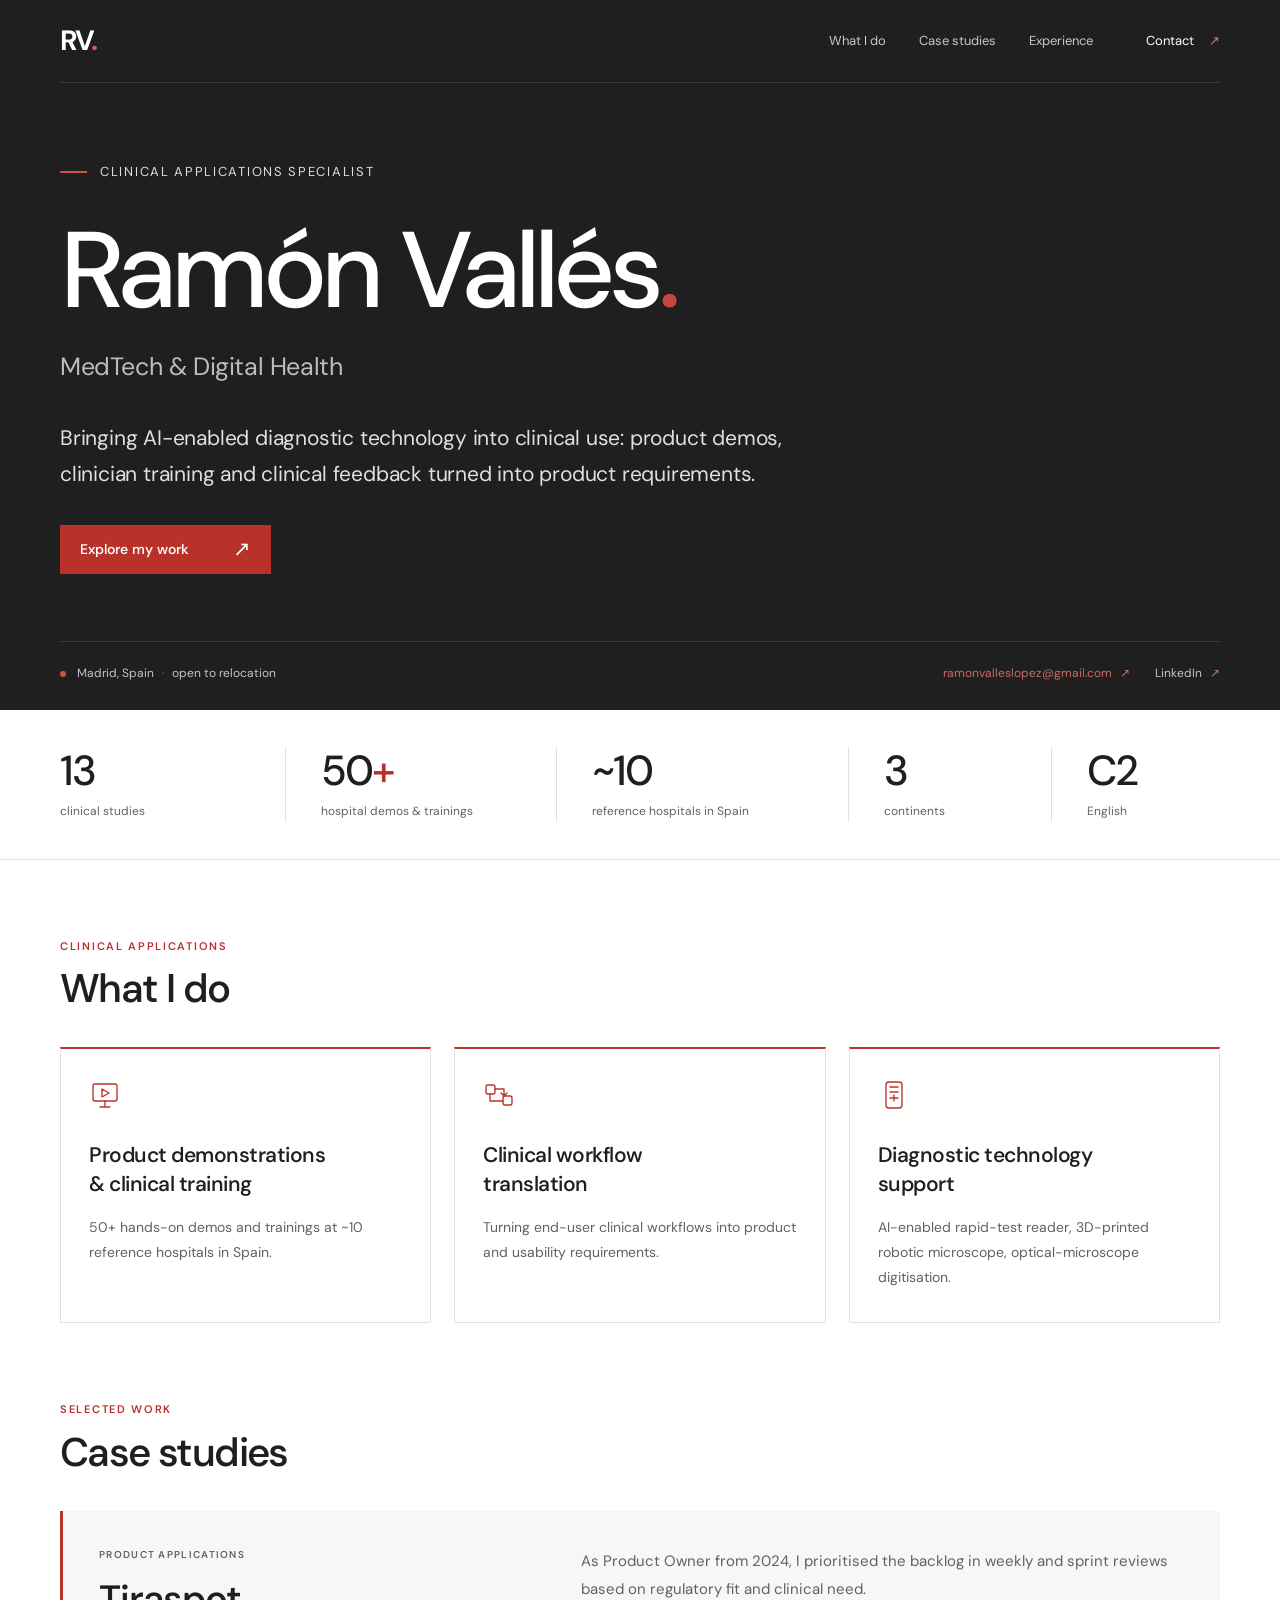
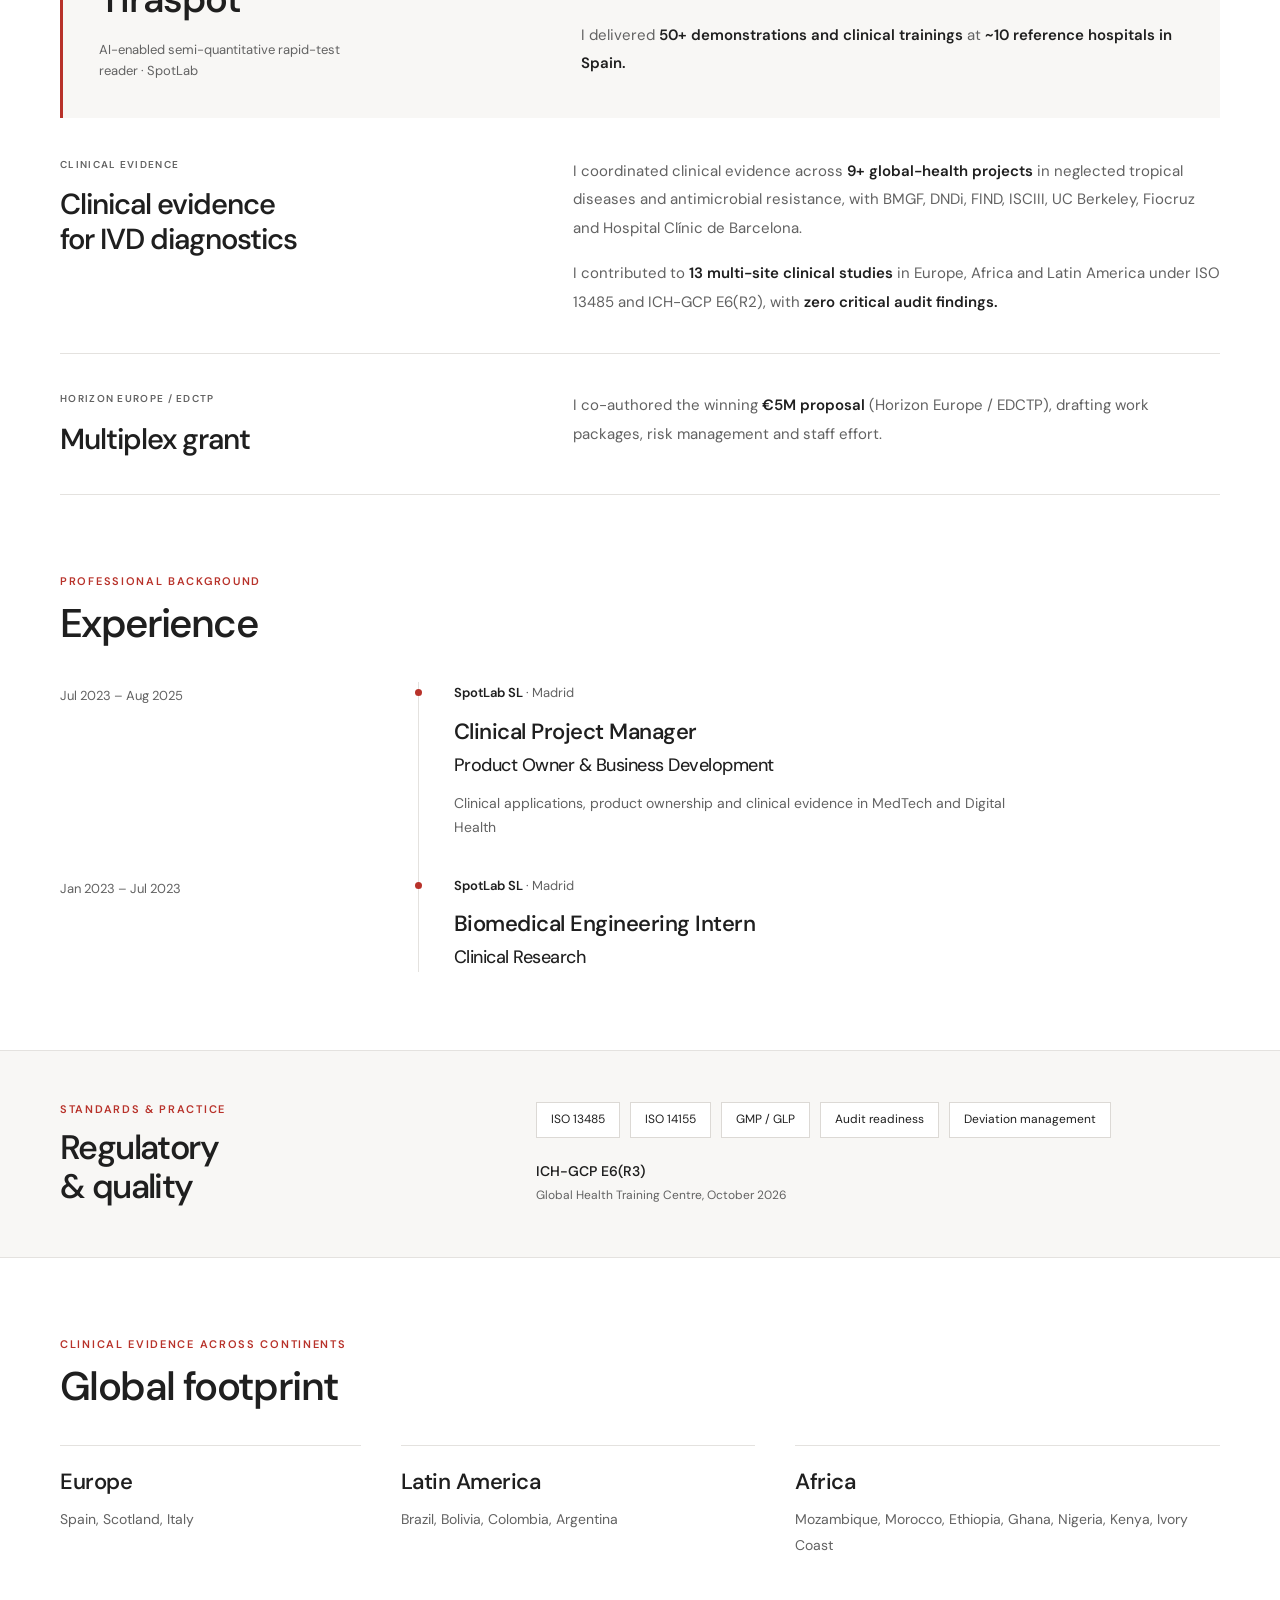
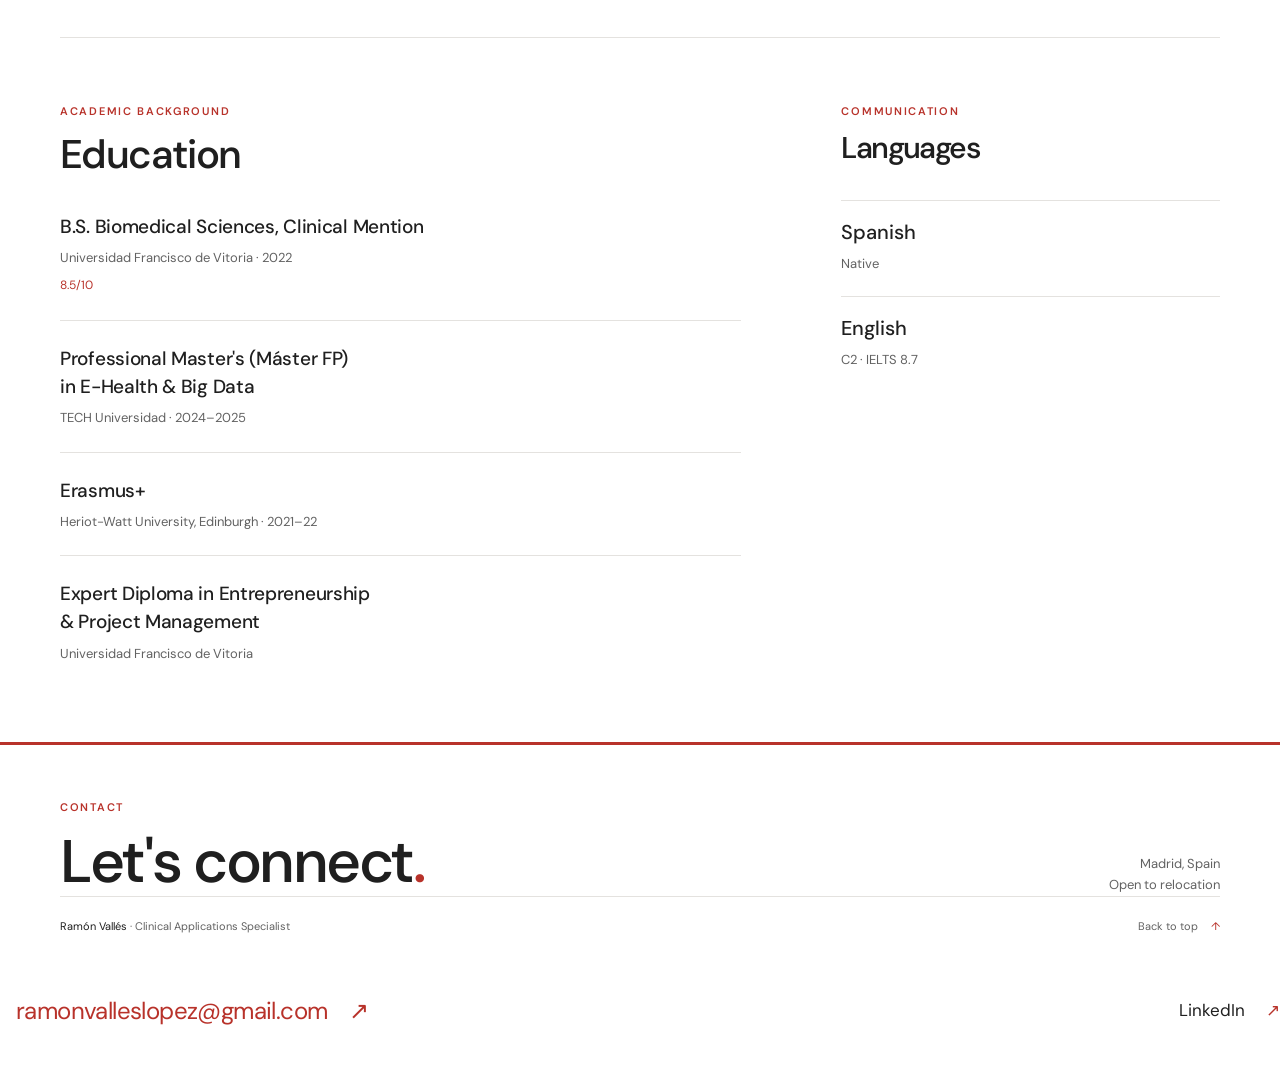
<file: index.html>
<!doctype html>
<html lang="en">
<head>
  <meta charset="utf-8">
  <meta name="viewport" content="width=device-width, initial-scale=1">
  <meta name="theme-color" content="#1f1f1f">
  <title>Ramón Vallés | Clinical Applications Specialist</title>
  <meta name="description" content="Ramón Vallés — Clinical Applications Specialist in MedTech & Digital Health. Product demos, clinician training and clinical workflow translation.">
  <meta name="keywords" content="Ramón Vallés, Clinical Applications Specialist, MedTech, Digital Health, clinical training, IVD diagnostics">
  <meta property="og:type" content="website">
  <meta property="og:title" content="Ramón Vallés — Clinical Applications Specialist">
  <meta property="og:description" content="Bringing AI-enabled diagnostic technology into clinical use: product demos, clinician training and clinical feedback turned into product requirements.">
  <meta property="og:site_name" content="Ramón Vallés">
  <meta name="twitter:card" content="summary">
  <meta name="twitter:title" content="Ramón Vallés — Clinical Applications Specialist">
  <meta name="twitter:description" content="MedTech & Digital Health. Product demos, clinician training and clinical workflow translation.">
  <link rel="icon" type="image/svg+xml" href="/favicon.svg">
  <link rel="stylesheet" href="/styles.css">
  <script src="/site.js" defer></script>
</head>
<body>
  <a class="skip-link" href="#main">Skip to content</a>
  <header class="hero" id="top">
    <div class="container">
      <nav class="navigation" aria-label="Main navigation">
        <a class="wordmark" href="#top" aria-label="Ramón Vallés — back to top">RV<span class="wordmark-dot">.</span></a>
        <div class="nav-links">
          <a href="#work">What I do</a>
          <a href="#case-studies">Case studies</a>
          <a href="#experience">Experience</a>
          <a class="nav-contact" href="#contact">Contact <span aria-hidden="true">↗</span></a>
        </div>
      </nav>
      <div class="hero-main">
        <p class="eyebrow"><span class="red-line" aria-hidden="true"></span> Clinical Applications Specialist</p>
        <h1>Ramón Vallés<span class="name-dot" aria-hidden="true">.</span></h1>
        <p class="hero-field">MedTech &amp; Digital Health</p>
        <p class="hero-tagline">Bringing AI-enabled diagnostic technology into clinical use: product demos, clinician training and clinical feedback turned into product requirements.</p>
        <a class="primary-button" href="#case-studies">Explore my work <span aria-hidden="true">↗</span></a>
      </div>
      <div class="hero-bottom">
        <p class="location"><span class="status-dot" aria-hidden="true"></span> Madrid, Spain <span class="separator">·</span> <span>open to relocation</span></p>
        <div class="hero-contact">
          <a href="#contact" data-email-user="ramonvalleslopez" data-email-domain="moc.liamg"><span class="email-address">ramonvalleslopez [at] gmail [dot] com</span> <span aria-hidden="true">↗</span></a>
          <a href="https://www.linkedin.com/in/ramon-valles-lopez-4b586a222" target="_blank" rel="noopener noreferrer">LinkedIn <span aria-hidden="true">↗</span></a>
        </div>
      </div>
    </div>
  </header>

  <main id="main">
    <section class="metrics-section" aria-label="Key numbers">
      <div class="container metrics">
        <div class="metric"><strong>13</strong><span>clinical studies</span></div>
        <div class="metric"><strong>50<span class="metric-plus">+</span></strong><span>hospital demos &amp; trainings</span></div>
        <div class="metric"><strong>~10</strong><span>reference hospitals in Spain</span></div>
        <div class="metric"><strong>3</strong><span>continents</span></div>
        <div class="metric"><strong>C2</strong><span>English</span></div>
      </div>
    </section>

    <section class="section container" id="work" aria-labelledby="work-title">
      <div class="section-heading"><p class="section-kicker">Clinical applications</p><h2 id="work-title">What I do</h2></div>
      <div class="work-cards">
        <article class="work-card">
          <span class="card-symbol" aria-hidden="true"><svg viewBox="0 0 32 32" fill="none"><rect x="4" y="5" width="24" height="17" rx="2"/><path d="M11 28h10M16 22v6M13 10l7 4-7 4v-8Z"/></svg></span>
          <h3>Product demonstrations<br>&amp; clinical training</h3>
          <p>50+ hands-on demos and trainings at ~10 reference hospitals in Spain.</p>
        </article>
        <article class="work-card">
          <span class="card-symbol" aria-hidden="true"><svg viewBox="0 0 32 32" fill="none"><rect x="3" y="6" width="9" height="9" rx="2"/><rect x="20" y="17" width="9" height="9" rx="2"/><path d="M12 10h9v7M18 14l3 3 3-3M7 15v7h13"/></svg></span>
          <h3>Clinical workflow<br>translation</h3>
          <p>Turning end-user clinical workflows into product and usability requirements.</p>
        </article>
        <article class="work-card">
          <span class="card-symbol" aria-hidden="true"><svg viewBox="0 0 32 32" fill="none"><rect x="8" y="3" width="16" height="26" rx="3"/><path d="M12 8h8M12 13h8M12 19h8M16 16v6"/></svg></span>
          <h3>Diagnostic technology<br>support</h3>
          <p>AI-enabled rapid-test reader, 3D-printed robotic microscope, optical-microscope digitisation.</p>
        </article>
      </div>
    </section>

    <section class="section container case-section" id="case-studies" aria-labelledby="cases-title">
      <div class="section-heading"><p class="section-kicker">Selected work</p><h2 id="cases-title">Case studies</h2></div>
      <article class="case-study featured-case">
        <div class="case-title"><span class="case-label">Product applications</span><h3>Tiraspot</h3><p class="case-subtitle">AI-enabled semi-quantitative rapid-test reader · SpotLab</p></div>
        <div class="case-body"><p>As Product Owner from 2024, I prioritised the backlog in weekly and sprint reviews based on regulatory fit and clinical need.</p><p>I delivered <strong>50+ demonstrations and clinical trainings</strong> at <strong>~10 reference hospitals in Spain.</strong></p></div>
      </article>
      <article class="case-study">
        <div class="case-title"><span class="case-label">Clinical evidence</span><h3>Clinical evidence<br>for IVD diagnostics</h3></div>
        <div class="case-body"><p>I coordinated clinical evidence across <strong>9+ global-health projects</strong> in neglected tropical diseases and antimicrobial resistance, with BMGF, DNDi, FIND, ISCIII, UC Berkeley, Fiocruz and Hospital Clínic de Barcelona.</p><p>I contributed to <strong>13 multi-site clinical studies</strong> in Europe, Africa and Latin America under ISO 13485 and ICH-GCP E6(R2), with <strong>zero critical audit findings.</strong></p></div>
      </article>
      <article class="case-study">
        <div class="case-title"><span class="case-label">Horizon Europe / EDCTP</span><h3>Multiplex grant</h3></div>
        <div class="case-body"><p>I co-authored the winning <strong>€5M proposal</strong> (Horizon Europe / EDCTP), drafting work packages, risk management and staff effort.</p></div>
      </article>
    </section>

    <section class="section container" id="experience" aria-labelledby="experience-title">
      <div class="section-heading"><p class="section-kicker">Professional background</p><h2 id="experience-title">Experience</h2></div>
      <div class="timeline">
        <article class="timeline-item">
          <div class="timeline-date">Jul 2023 – Aug 2025</div>
          <div class="timeline-content"><p class="company">SpotLab SL <span>· Madrid</span></p><h3>Clinical Project Manager<br><span>Product Owner &amp; Business Development</span></h3><p class="experience-subtitle">Clinical applications, product ownership and clinical evidence in MedTech and Digital Health</p></div>
        </article>
        <article class="timeline-item">
          <div class="timeline-date">Jan 2023 – Jul 2023</div>
          <div class="timeline-content"><p class="company">SpotLab SL <span>· Madrid</span></p><h3>Biomedical Engineering Intern<br><span>Clinical Research</span></h3></div>
        </article>
      </div>
    </section>

    <section class="quality-section" aria-labelledby="quality-title">
      <div class="container quality-layout">
        <div><p class="section-kicker">Standards &amp; practice</p><h2 id="quality-title">Regulatory<br>&amp; quality</h2></div>
        <div class="quality-content">
          <div class="quality-tags"><span>ISO 13485</span><span>ISO 14155</span><span>GMP / GLP</span><span>Audit readiness</span><span>Deviation management</span></div>
          <p class="gcp"><strong>ICH-GCP E6(R3)</strong><span>Global Health Training Centre, October 2026</span></p>
        </div>
      </div>
    </section>

    <section class="section container" id="footprint" aria-labelledby="footprint-title">
      <div class="section-heading"><p class="section-kicker">Clinical evidence across continents</p><h2 id="footprint-title">Global footprint</h2></div>
      <div class="regions">
        <article class="region"><h3>Europe</h3><p>Spain, Scotland, Italy</p></article>
        <article class="region"><h3>Latin America</h3><p>Brazil, Bolivia, Colombia, Argentina</p></article>
        <article class="region"><h3>Africa</h3><p>Mozambique, Morocco, Ethiopia, Ghana, Nigeria, Kenya, Ivory Coast</p></article>
      </div>
    </section>

    <section class="section container education-section" id="education" aria-labelledby="education-title">
      <div class="education-layout">
        <div>
          <div class="section-heading"><p class="section-kicker">Academic background</p><h2 id="education-title">Education</h2></div>
          <div class="education-list">
            <article><h3>B.S. Biomedical Sciences, Clinical Mention</h3><p>Universidad Francisco de Vitoria · 2022</p><span class="education-detail">8.5/10</span></article>
            <article><h3>Professional Master's (Máster FP)<br>in E-Health &amp; Big Data</h3><p>TECH Universidad · 2024–2025</p></article>
            <article><h3>Erasmus+</h3><p>Heriot-Watt University, Edinburgh · 2021–22</p></article>
            <article><h3>Expert Diploma in Entrepreneurship<br>&amp; Project Management</h3><p>Universidad Francisco de Vitoria</p></article>
          </div>
        </div>
        <aside class="languages" aria-labelledby="languages-title">
          <p class="section-kicker">Communication</p><h2 id="languages-title">Languages</h2>
          <div class="language"><h3>Spanish</h3><span>Native</span></div>
          <div class="language"><h3>English</h3><span>C2 · IELTS 8.7</span></div>
        </aside>
      </div>
    </section>
  </main>

  <footer id="contact" class="contact-section">
    <div class="container">
      <div class="contact-heading"><div><p class="section-kicker">Contact</p><h2>Let's connect<span aria-hidden="true">.</span></h2></div><p>Madrid, Spain<br>Open to relocation</p></div>
      <div class="footer-bottom"><p>Ramón Vallés <span>· Clinical Applications Specialist</span></p><a href="#top">Back to top <span aria-hidden="true">↑</span></a></div>
    </div>
  </footer>
</body>
</html>
      <div class="contact-links"><a class="email-link" href="#contact" data-email-user="ramonvalleslopez" data-email-domain="moc.liamg"><span class="email-address">ramonvalleslopez [at] gmail [dot] com</span> <span aria-hidden="true">↗</span></a><a class="linkedin-link" href="https://www.linkedin.com/in/ramon-valles-lopez-4b586a222" target="_blank" rel="noopener noreferrer">LinkedIn <span aria-hidden="true">↗</span></a></div>
</file>
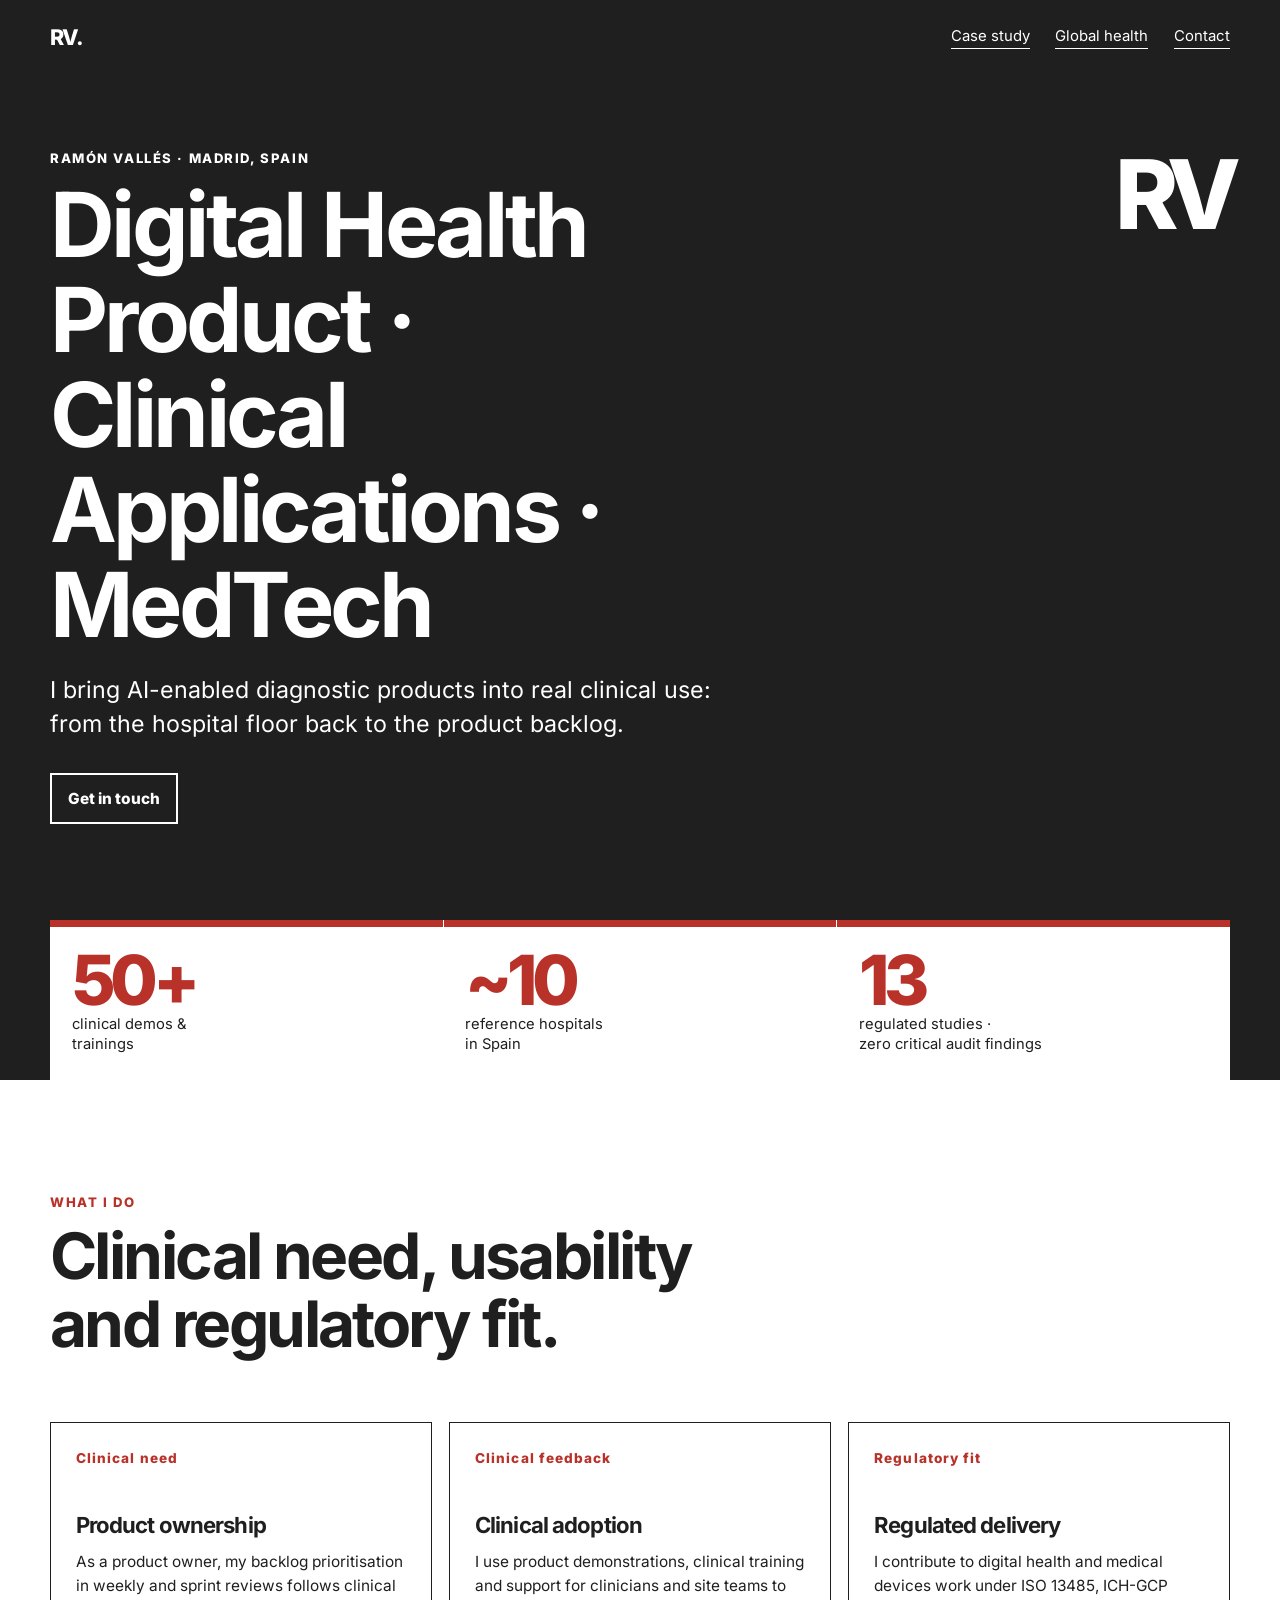
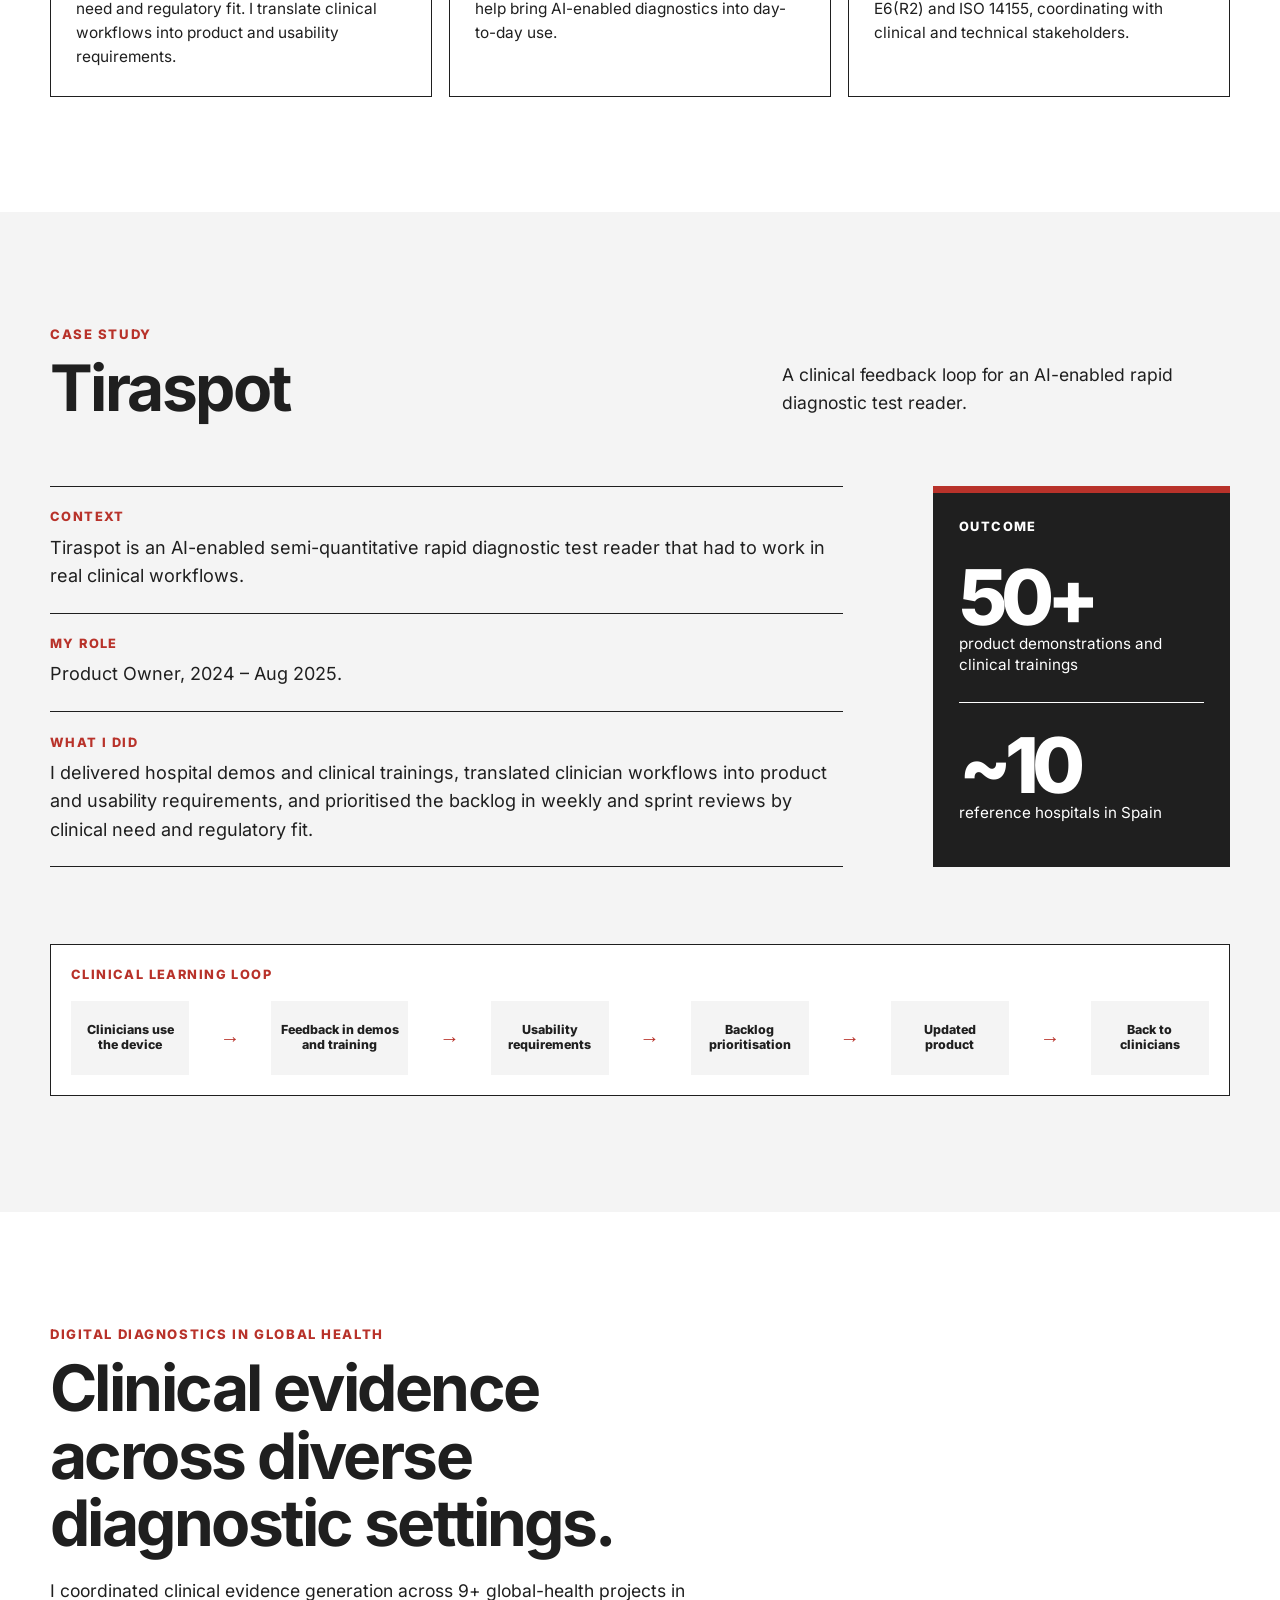
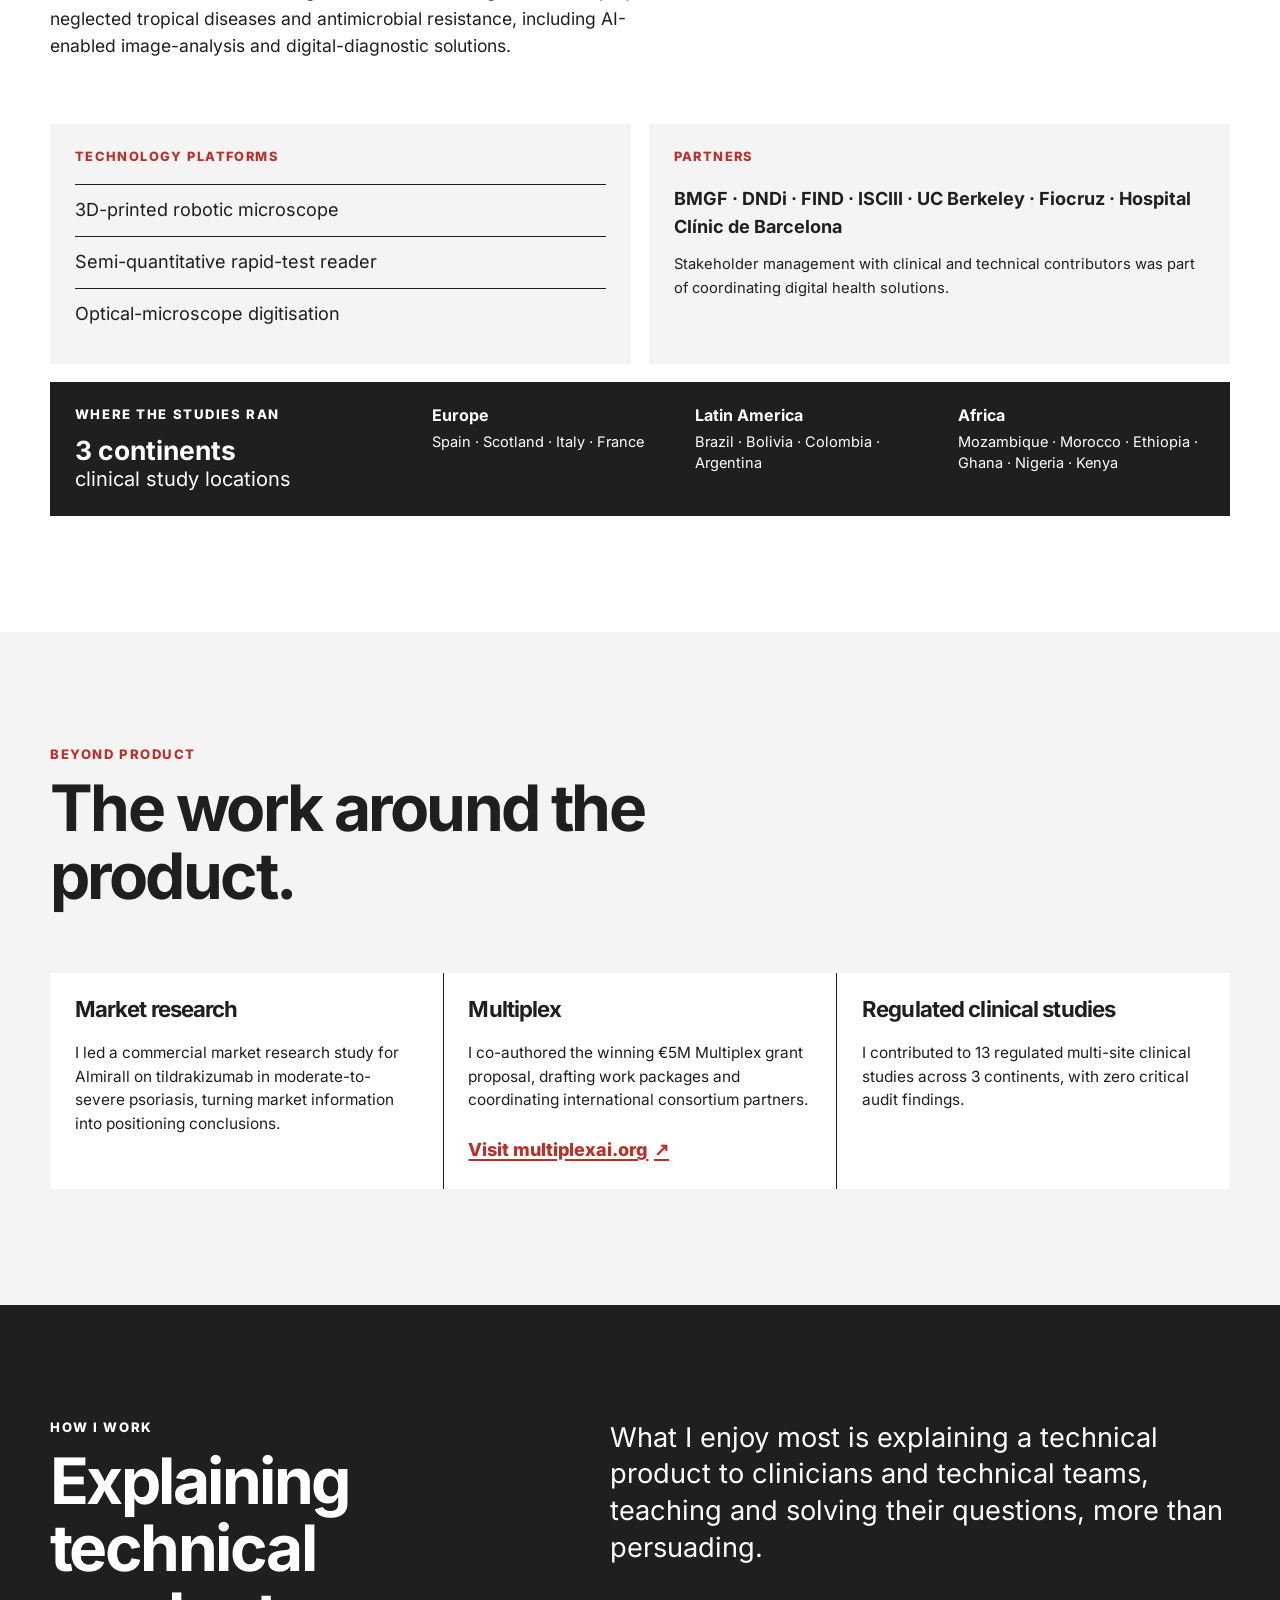
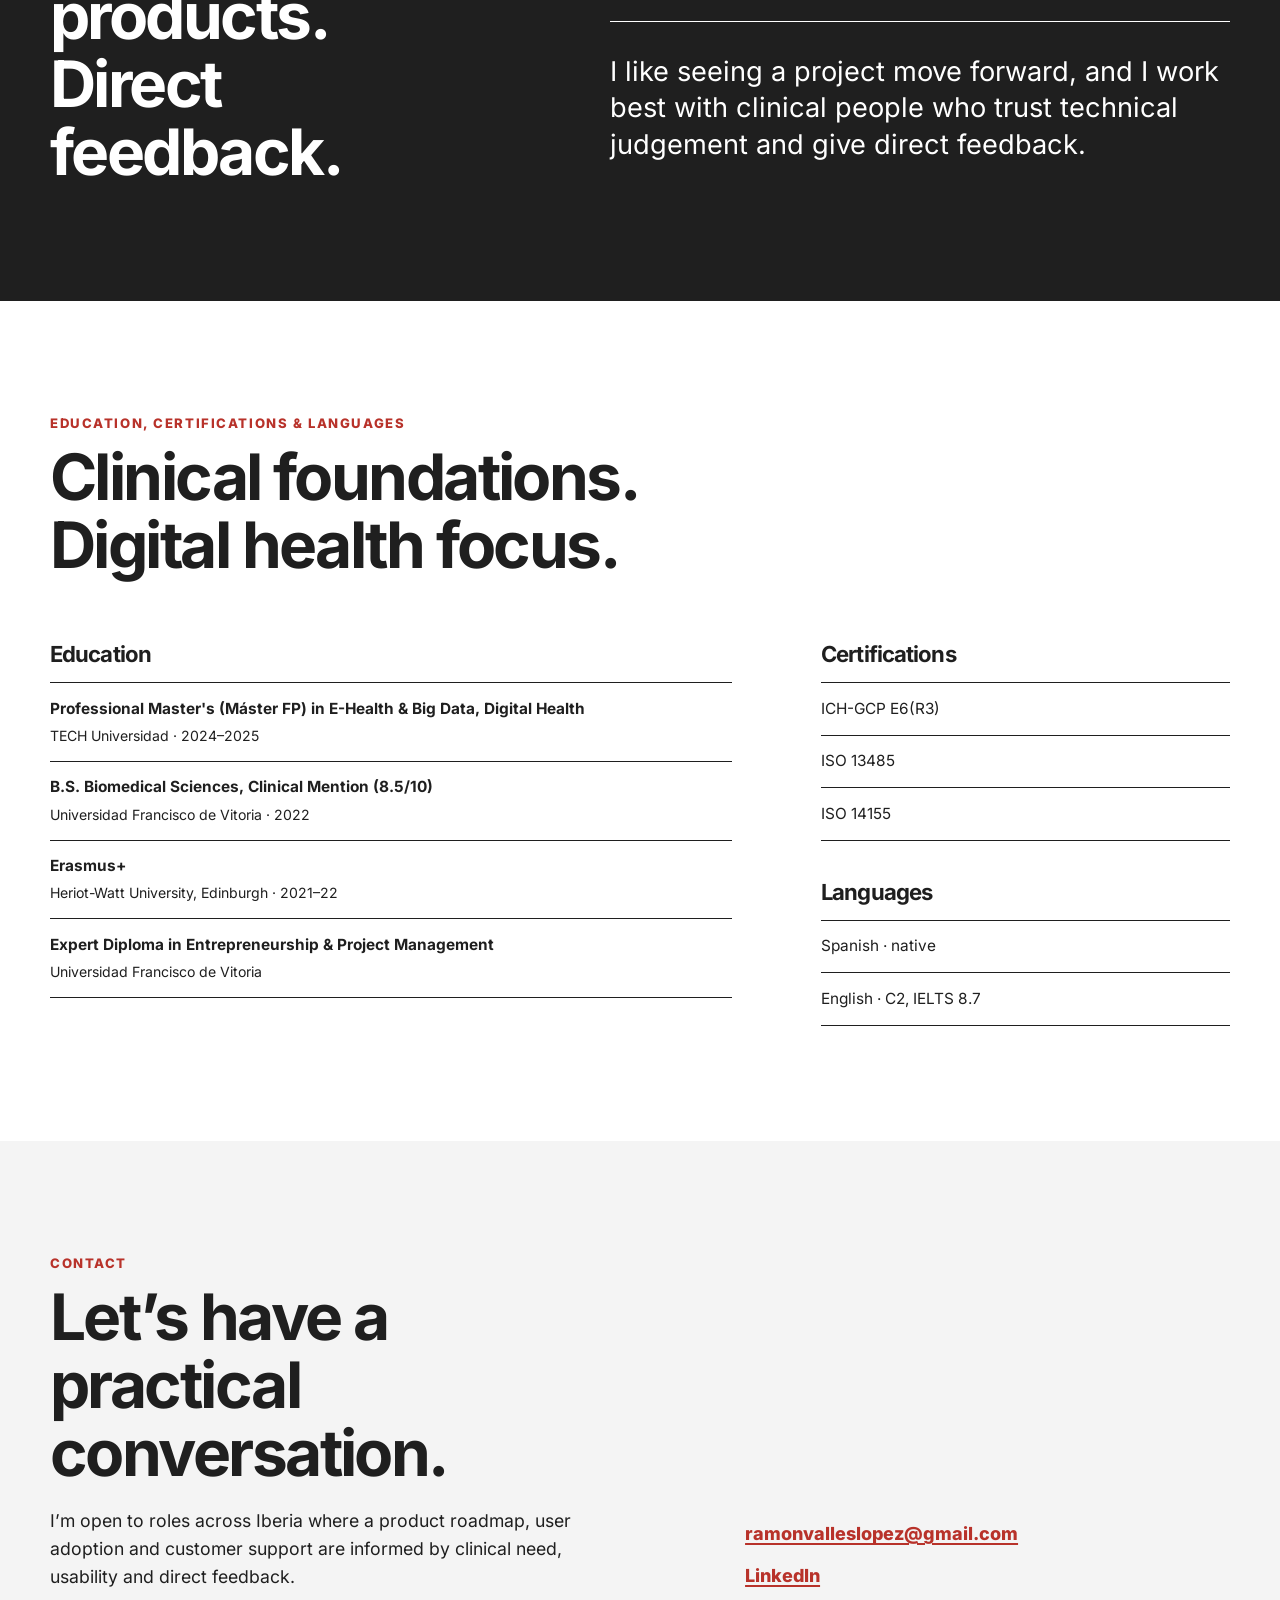
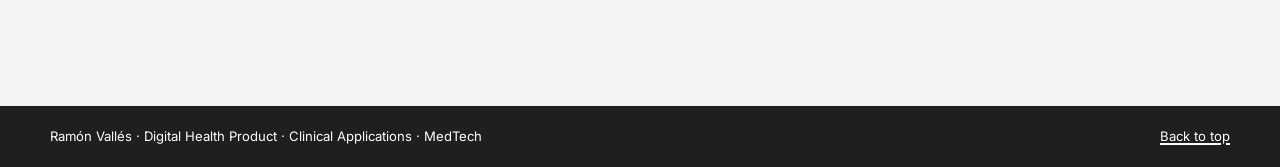
<file: digital-health/index.html>
<!doctype html>
<html lang="en">
<head>
  <meta charset="utf-8">
  <meta name="viewport" content="width=device-width, initial-scale=1">
  <title>Ramón Vallés · Digital Health Product &amp; Clinical Applications</title>
  <meta name="description" content="Digital Health Product Owner with clinical applications experience in AI-enabled diagnostics, hospital training, usability and regulated medical devices.">
  <meta name="keywords" content="digital health, product owner, clinical applications, AI-enabled diagnostics, medical devices, ISO 13485, ICH-GCP, clinical training">
  <meta name="theme-color" content="#1F1F1F">
  <meta property="og:type" content="website">
  <meta property="og:site_name" content="Ramón Vallés Portfolio">
  <meta property="og:title" content="Ramón Vallés · Digital Health Product &amp; Clinical Applications">
  <meta property="og:description" content="Digital Health Product Owner with clinical applications experience in AI-enabled diagnostics, hospital training, usability and regulated medical devices.">
  <meta property="og:image" content="https://ramonvlr.github.io/digital-health/og-image.png">
  <meta property="og:image:alt" content="Ramón Vallés — Digital Health Product · Clinical Applications · MedTech">
  <meta name="twitter:card" content="summary_large_image">
  <meta name="twitter:title" content="Ramón Vallés · Digital Health Product &amp; Clinical Applications">
  <meta name="twitter:description" content="Digital Health Product Owner with clinical applications experience in AI-enabled diagnostics, hospital training, usability and regulated medical devices.">
  <meta name="twitter:image" content="https://ramonvlr.github.io/digital-health/og-image.png">
  <link rel="icon" href="favicon.svg" type="image/svg+xml">
  <link rel="stylesheet" href="styles.css">
  <script>document.documentElement.classList.add('js');</script>
</head>
<body>
  <a class="skip-link" href="#main-content">Skip to content</a>

  <header class="site-header">
    <div class="nav-shell">
      <a class="wordmark" href="#top" aria-label="Ramón Vallés home">RV<span aria-hidden="true">.</span></a>
      <nav aria-label="Primary navigation">
        <a href="#case-study">Case study</a>
        <a href="#global-health">Global health</a>
        <a href="#contact">Contact</a>
      </nav>
    </div>
  </header>

  <main id="main-content">
    <section class="hero" id="top" aria-labelledby="hero-title">
      <div class="shell hero-grid">
        <div class="hero-copy" data-reveal>
          <p class="eyebrow eyebrow--light">Ramón Vallés · Madrid, Spain</p>
          <h1 id="hero-title">Digital Health Product ·<br>Clinical Applications ·<br>MedTech</h1>
          <p class="hero-lede">I bring AI-enabled diagnostic products into real clinical use: from the hospital floor back to the product backlog.</p>
          <div class="hero-actions" aria-label="Portfolio actions">
            <a class="button button--ghost" href="#contact">Get in touch</a>
          </div>
        </div>

        <p class="hero-monogram" data-reveal aria-hidden="true">RV</p>
      </div>

      <div class="shell stat-row" data-reveal aria-label="Selected evidence">
        <article class="stat">
          <p class="stat__number">50+</p>
          <p>clinical demos &amp;<br>trainings</p>
        </article>
        <article class="stat">
          <p class="stat__number">~10</p>
          <p>reference hospitals<br>in Spain</p>
        </article>
        <article class="stat">
          <p class="stat__number">13</p>
          <p>regulated studies ·<br>zero critical audit findings</p>
        </article>
      </div>
    </section>

    <section class="section" aria-labelledby="what-i-do-title">
      <div class="shell">
        <div class="section-heading" data-reveal>
          <p class="eyebrow">What I do</p>
          <h2 id="what-i-do-title">Clinical need, usability and regulatory fit.</h2>
        </div>
        <div class="three-up">
          <article class="service-card" data-reveal>
            <p class="card-index">Clinical need</p>
            <h3>Product ownership</h3>
            <p>As a product owner, my backlog prioritisation in weekly and sprint reviews follows clinical need and regulatory fit. I translate clinical workflows into product and usability requirements.</p>
          </article>
          <article class="service-card" data-reveal>
            <p class="card-index">Clinical feedback</p>
            <h3>Clinical adoption</h3>
            <p>I use product demonstrations, clinical training and support for clinicians and site teams to help bring AI-enabled diagnostics into day-to-day use.</p>
          </article>
          <article class="service-card" data-reveal>
            <p class="card-index">Regulatory fit</p>
            <h3>Regulated delivery</h3>
            <p>I contribute to digital health and medical devices work under ISO 13485, ICH-GCP E6(R2) and ISO 14155, coordinating with clinical and technical stakeholders.</p>
          </article>
        </div>
      </div>
    </section>

    <section class="section section--mist" id="case-study" aria-labelledby="tiraspot-title">
      <div class="shell">
        <div class="section-heading section-heading--split" data-reveal>
          <div>
            <p class="eyebrow">Case study</p>
            <h2 id="tiraspot-title">Tiraspot</h2>
          </div>
          <p class="section-intro">A clinical feedback loop for an AI-enabled rapid diagnostic test reader.</p>
        </div>

        <div class="case-grid">
          <div class="case-narrative" data-reveal>
            <article class="case-block">
              <p class="case-label">Context</p>
              <p>Tiraspot is an AI-enabled semi-quantitative rapid diagnostic test reader that had to work in real clinical workflows.</p>
            </article>
            <article class="case-block">
              <p class="case-label">My role</p>
              <p>Product Owner, 2024 – Aug 2025.</p>
            </article>
            <article class="case-block">
              <p class="case-label">What I did</p>
              <p>I delivered hospital demos and clinical trainings, translated clinician workflows into product and usability requirements, and prioritised the backlog in weekly and sprint reviews by clinical need and regulatory fit.</p>
            </article>
          </div>

          <aside class="case-outcome" data-reveal>
            <p class="case-label">Outcome</p>
            <p class="outcome-number">50+</p>
            <p>product demonstrations and clinical trainings</p>
            <div class="outcome-rule" aria-hidden="true"></div>
            <p class="outcome-number">~10</p>
            <p>reference hospitals in Spain</p>
          </aside>
        </div>

        <figure class="learning-loop" data-reveal aria-labelledby="loop-title">
          <figcaption id="loop-title">Clinical learning loop</figcaption>
          <ol>
            <li><span class="loop-step">Clinicians use<br>the device</span></li>
            <li aria-hidden="true" class="loop-arrow">→</li>
            <li><span class="loop-step">Feedback in demos<br>and training</span></li>
            <li aria-hidden="true" class="loop-arrow">→</li>
            <li><span class="loop-step">Usability<br>requirements</span></li>
            <li aria-hidden="true" class="loop-arrow">→</li>
            <li><span class="loop-step">Backlog<br>prioritisation</span></li>
            <li aria-hidden="true" class="loop-arrow">→</li>
            <li><span class="loop-step">Updated<br>product</span></li>
            <li aria-hidden="true" class="loop-arrow">→</li>
            <li><span class="loop-step">Back to<br>clinicians</span></li>
          </ol>
        </figure>
      </div>
    </section>

    <section class="section" id="global-health" aria-labelledby="global-health-title">
      <div class="shell">
        <div class="section-heading" data-reveal>
          <p class="eyebrow">Digital diagnostics in global health</p>
          <h2 id="global-health-title">Clinical evidence across diverse diagnostic settings.</h2>
          <p class="section-intro">I coordinated clinical evidence generation across 9+ global-health projects in neglected tropical diseases and antimicrobial resistance, including AI-enabled image-analysis and digital-diagnostic solutions.</p>
        </div>

        <div class="global-grid">
          <article class="panel" data-reveal>
            <p class="case-label">Technology platforms</p>
            <ul class="plain-list">
              <li>3D-printed robotic microscope</li>
              <li>Semi-quantitative rapid-test reader</li>
              <li>Optical-microscope digitisation</li>
            </ul>
          </article>
          <article class="panel" data-reveal>
            <p class="case-label">Partners</p>
            <p class="partner-list">BMGF · DNDi · FIND · ISCIII · UC Berkeley · Fiocruz · Hospital Clínic de Barcelona</p>
            <p class="supporting-copy">Stakeholder management with clinical and technical contributors was part of coordinating digital health solutions.</p>
          </article>
        </div>

        <div class="country-band" data-reveal aria-label="Clinical study locations across 3 continents">
          <div class="country-band__heading">
            <p class="eyebrow">Where the studies ran</p>
            <p><strong>3 continents</strong><br>clinical study locations</p>
          </div>
          <div class="country-list">
            <article>
              <h3>Europe</h3>
              <p>Spain · Scotland · Italy · France</p>
            </article>
            <article>
              <h3>Latin America</h3>
              <p>Brazil · Bolivia · Colombia · Argentina</p>
            </article>
            <article>
              <h3>Africa</h3>
              <p>Mozambique · Morocco · Ethiopia · Ghana · Nigeria · Kenya</p>
            </article>
          </div>
        </div>
      </div>
    </section>

    <section class="section section--mist" aria-labelledby="beyond-product-title">
      <div class="shell">
        <div class="section-heading" data-reveal>
          <p class="eyebrow">Beyond product</p>
          <h2 id="beyond-product-title">The work around the product.</h2>
        </div>
        <div class="three-up compact-grid">
          <article class="compact-card" data-reveal>
            <h3>Market research</h3>
            <p>I led a commercial market research study for Almirall on tildrakizumab in moderate-to-severe psoriasis, turning market information into positioning conclusions.</p>
          </article>
          <article class="compact-card" data-reveal>
            <h3>Multiplex</h3>
            <p>I co-authored the winning €5M Multiplex grant proposal, drafting work packages and coordinating international consortium partners.</p>
            <a href="https://multiplexai.org" target="_blank" rel="noreferrer">Visit multiplexai.org<span class="link-arrow" aria-hidden="true">↗</span></a>
          </article>
          <article class="compact-card" data-reveal>
            <h3>Regulated clinical studies</h3>
            <p>I contributed to 13 regulated multi-site clinical studies across 3 continents, with zero critical audit findings.</p>
          </article>
        </div>
      </div>
    </section>

    <section class="work-section" aria-labelledby="how-i-work-title">
      <div class="shell work-grid" data-reveal>
        <div>
          <p class="eyebrow eyebrow--light">How I work</p>
          <h2 id="how-i-work-title">Explaining technical products. Direct feedback.</h2>
        </div>
        <div class="work-quotes">
          <p>What I enjoy most is explaining a technical product to clinicians and technical teams, teaching and solving their questions, more than persuading.</p>
          <p>I like seeing a project move forward, and I work best with clinical people who trust technical judgement and give direct feedback.</p>
        </div>
      </div>
    </section>

    <section class="section" aria-labelledby="credentials-title">
      <div class="shell">
        <div class="section-heading" data-reveal>
          <p class="eyebrow">Education, certifications &amp; languages</p>
          <h2 id="credentials-title">Clinical foundations. Digital health focus.</h2>
        </div>
        <div class="credentials-grid" data-reveal>
          <article>
            <h3>Education</h3>
            <ul class="credential-list">
              <li><strong>Professional Master's (Máster FP) in E-Health &amp; Big Data, Digital Health</strong><span>TECH Universidad · 2024–2025</span></li>
              <li><strong>B.S. Biomedical Sciences, Clinical Mention (8.5/10)</strong><span>Universidad Francisco de Vitoria · 2022</span></li>
              <li><strong>Erasmus+</strong><span>Heriot-Watt University, Edinburgh · 2021–22</span></li>
              <li><strong>Expert Diploma in Entrepreneurship &amp; Project Management</strong><span>Universidad Francisco de Vitoria</span></li>
            </ul>
          </article>
          <article>
            <h3>Certifications</h3>
            <ul class="credential-list credential-list--plain">
              <li>ICH-GCP E6(R3)</li>
              <li>ISO 13485</li>
              <li>ISO 14155</li>
            </ul>
            <h3 class="subheading">Languages</h3>
            <ul class="credential-list credential-list--plain">
              <li>Spanish · native</li>
              <li>English · C2, IELTS 8.7</li>
            </ul>
          </article>
        </div>
      </div>
    </section>

    <section class="contact-section" id="contact" aria-labelledby="contact-title">
      <div class="shell contact-grid" data-reveal>
        <div>
          <p class="eyebrow">Contact</p>
          <h2 id="contact-title">Let’s have a practical conversation.</h2>
          <p class="contact-lede">I’m open to roles across Iberia where a product roadmap, user adoption and customer support are informed by clinical need, usability and direct feedback.</p>
        </div>
        <address class="contact-details">
          <a href="#contact" data-email-user="ramonvalleslopez" data-email-domain="moc.liamg">ramonvalleslopez [at] gmail [dot] com</a>
          <a href="https://www.linkedin.com/in/ramon-valles-lopez-4b586a222" target="_blank" rel="noopener noreferrer">LinkedIn</a>
        </address>
      </div>
    </section>
  </main>

  <footer class="site-footer">
    <div class="shell footer-inner">
      <p>Ramón Vallés · Digital Health Product · Clinical Applications · MedTech</p>
      <a href="#top">Back to top</a>
    </div>
  </footer>

  <script src="script.js"></script>
</body>
</html>
</file>
<file: styles.css>
/* DM Sans, self-hosted variable font (latin + latin-ext subsets) */
@font-face {
  font-family: 'DM Sans';
  font-style: normal;
  font-weight: 100 900;
  font-display: swap;
  src: url('fonts/dmsans-latin-ext.woff2') format('woff2');
  unicode-range: U+0100-02BA, U+02BD-02C5, U+02C7-02CC, U+02CE-02D7, U+02DD-02FF, U+0304, U+0308, U+0329, U+1D00-1DBF, U+1E00-1E9F, U+1EF2-1EFF, U+2020, U+20A0-20AB, U+20AD-20C4, U+2113, U+2C60-2C7F, U+A720-A7FF;
}
@font-face {
  font-family: 'DM Sans';
  font-style: normal;
  font-weight: 100 900;
  font-display: swap;
  src: url('fonts/dmsans-latin.woff2') format('woff2');
  unicode-range: U+0000-00FF, U+0131, U+0152-0153, U+02BB-02BC, U+02C6, U+02DA, U+02DC, U+0304, U+0308, U+0329, U+2000-206F, U+20AC, U+2122, U+2191, U+2193, U+2212, U+2215, U+FEFF, U+FFFD;
}

:root {
  --ink: #1f1f1f;
  --red: #b8322a;
  --muted: #626262;
  --line: #e4e2df;
  --soft: #f8f7f5;
  --font: 'DM Sans', Arial, Helvetica, sans-serif;
}
* { box-sizing: border-box; }
html { scroll-behavior: smooth; scroll-padding-top: 32px; }
body { margin: 0; color: var(--ink); background: #fff; font-family: var(--font); font-size: 16px; line-height: 1.65; -webkit-font-smoothing: antialiased; }
a { color: inherit; text-decoration: none; }
a:focus-visible { outline: 2px solid var(--red); outline-offset: 6px; border-radius: 2px; }
::selection { background: #f0cdc9; color: var(--ink); }
p, h1, h2, h3 { margin: 0; }
h1, h2, h3 { line-height: 1.15; font-weight: 550; }
.container { width: min(1160px, calc(100% - 112px)); margin-inline: auto; }
.skip-link { position: absolute; top: 12px; left: 12px; z-index: 10; padding: 10px 18px; background: white; color: var(--ink); transform: translateY(-160%); }
.skip-link:focus { transform: translateY(0); }
.hero { background: var(--ink); color: #fff; }
.navigation { display: flex; justify-content: space-between; align-items: center; padding: 27px 0; border-bottom: 1px solid #393939; }
.wordmark { font-size: 28px; line-height: 1; letter-spacing: -2px; font-weight: 700; }
.wordmark-dot { color: #d95b52; }
.nav-links { display: flex; align-items: center; gap: 33px; font-size: 13px; }
.nav-links a { transition: color 160ms; color: #c7c7c7; }
.nav-links a:hover { color: white; }
.nav-links .nav-contact { color: #fff; margin-left: 20px; }
.nav-contact span { margin-left: 12px; color: #de746c; }
.hero-main { padding: 78px 0 67px; max-width: 900px; }
.eyebrow { display: flex; gap: 13px; align-items: center; font-size: 13px; letter-spacing: 1.7px; text-transform: uppercase; color: #ddd; }
.red-line { width: 27px; height: 2px; background: #cf5046; }
h1 { font-size: clamp(58px, 8.4vw, 108px); letter-spacing: -6px; margin-top: 27px; font-weight: 500; }
.name-dot { color: #c3483f; }
.hero-field { font-size: 25px; letter-spacing: -.4px; color: #bcbcbc; margin-top: 13px; }
.hero-tagline { max-width: 760px; margin-top: 34px; font-size: 21px; line-height: 1.7; letter-spacing: -.2px; color: #e0e0e0; }
.primary-button { display: inline-flex; align-items: center; gap: 44px; background: var(--red); padding: 13px 20px; margin-top: 32px; font-size: 14px; font-weight: 550; transition: background 160ms, transform 160ms; }
.primary-button:hover { background: #9f2821; transform: translateY(-2px); }
.primary-button span { font-size: 21px; line-height: 1; }
.hero-bottom { padding: 22px 0 26px; border-top: 1px solid #393939; display: flex; justify-content: space-between; align-items: center; gap: 20px; font-size: 12px; color: #c5c5c5; }
.location { display: flex; align-items: center; flex-wrap: wrap; gap: 8px; }
.status-dot { flex-shrink: 0; width: 6px; height: 6px; border-radius: 50%; background: #cf5046; margin-right: 3px; }
.separator { color: #777; }
.hero-contact { display: flex; gap: 25px; align-items: center; }
.hero-contact a { transition: color 160ms; }
.hero-contact a:hover { color: #fff; }
.hero-contact span { margin-left: 5px; color: #c96c63; }
.metrics-section { border-bottom: 1px solid var(--line); }
.metrics { display: grid; grid-template-columns: 1fr 1.2fr 1.3fr .9fr .75fr; padding-block: 37px; }
.metric { display: flex; flex-direction: column; align-items: flex-start; padding-left: 35px; border-left: 1px solid var(--line); }
.metric:first-child { border-left: 0; padding-left: 0; }
.metric strong { font-size: 42px; line-height: 1.15; letter-spacing: -2px; font-weight: 500; }
.metric-plus { color: var(--red); }
.metric > span { margin-top: 7px; font-size: 12px; color: var(--muted); }
.section { padding-block: 78px; }
.section-heading { margin-bottom: 36px; }
.section-kicker { font-size: 11px; line-height: 1.5; text-transform: uppercase; letter-spacing: 1.7px; color: var(--red); font-weight: 600; margin-bottom: 11px; }
h2 { font-size: 40px; letter-spacing: -1.6px; }
.work-cards { display: grid; grid-template-columns: repeat(3, minmax(0, 1fr)); gap: 23px; }
.work-card { padding: 30px 28px 32px; border: 1px solid var(--line); border-top: 2px solid var(--red); transition: border-color 160ms; }
.work-card:hover { border-color: #cdb3ae; }
.card-symbol { display: inline-flex; width: 34px; height: 34px; color: var(--red); margin-bottom: 28px; }
.card-symbol svg { width: 32px; height: 32px; stroke: currentColor; stroke-width: 1.35; stroke-linecap: round; stroke-linejoin: round; }
.work-card h3 { font-size: 21px; line-height: 1.35; letter-spacing: -.5px; }
.work-card p { color: var(--muted); font-size: 14px; line-height: 1.8; margin-top: 17px; }
.case-section { padding-top: 0; }
.case-study { display: grid; grid-template-columns: .9fr 1.3fr; gap: 65px; padding: 37px 0; border-bottom: 1px solid var(--line); }
.featured-case { padding: 36px; margin-bottom: 2px; background: var(--soft); border-left: 3px solid var(--red); border-bottom: 0; gap: 65px; }
.case-label { display: block; font-size: 10px; letter-spacing: 1.3px; text-transform: uppercase; font-weight: 600; color: var(--muted); margin-bottom: 14px; }
.case-title h3 { font-size: 29px; letter-spacing: -1px; line-height: 1.2; }
.featured-case h3 { font-size: 38px; }
.case-subtitle { margin-top: 16px; font-size: 13px; max-width: 270px; color: var(--muted); }
.case-body { font-size: 15px; color: var(--muted); line-height: 1.9; }
.case-body p + p { margin-top: 17px; }
.case-body strong { font-weight: 600; color: var(--ink); }
#experience { padding-top: 0; }
.timeline-item { display: grid; grid-template-columns: .7fr 1.8fr; gap: 46px; }
.timeline-date { color: var(--muted); font-size: 13px; padding-top: 3px; }
.timeline-content { position: relative; padding: 0 0 36px 35px; border-left: 1px solid var(--line); }
.timeline-content::before { content: ''; position: absolute; left: -4px; top: 7px; width: 7px; height: 7px; background: var(--red); border-radius: 50%; }
.timeline-item:last-child .timeline-content { padding-bottom: 0; }
.company { font-size: 13px; font-weight: 600; margin-bottom: 12px; }
.company span { font-weight: 400; color: var(--muted); }
.timeline-content h3 { font-size: 22px; line-height: 1.45; letter-spacing: -.5px; }
.timeline-content h3 span { font-size: 18px; font-weight: 450; }
.experience-subtitle { margin-top: 13px; font-size: 14px; color: var(--muted); max-width: 590px; }
.quality-section { background: var(--soft); padding-block: 50px; border-block: 1px solid var(--line); }
.quality-layout { display: grid; grid-template-columns: .9fr 1.5fr; gap: 65px; align-items: center; }
.quality-layout h2 { font-size: 34px; }
.quality-tags { display: flex; flex-wrap: wrap; gap: 10px; }
.quality-tags span { border: 1px solid #dcd9d5; background: #fff; padding: 7px 14px; font-size: 12px; }
.gcp { display: flex; flex-direction: column; margin-top: 22px; font-size: 14px; }
.gcp strong { font-weight: 550; }
.gcp span { font-size: 12px; color: var(--muted); margin-top: 3px; }
.regions { display: grid; grid-template-columns: .85fr 1fr 1.2fr; gap: 40px; }
.region { border-top: 1px solid var(--line); padding-top: 23px; }
.region h3 { font-size: 22px; letter-spacing: -.5px; margin-bottom: 13px; }
.region p { font-size: 14px; line-height: 1.85; color: var(--muted); }
.education-section { padding-top: 0; }
.education-layout { display: grid; grid-template-columns: 1.8fr 1fr; gap: 100px; border-top: 1px solid var(--line); padding-top: 65px; }
.education-list article { position: relative; border-bottom: 1px solid var(--line); padding: 0 0 23px; margin-bottom: 24px; }
.education-list article:last-child { border-bottom: 0; margin-bottom: 0; padding-bottom: 0; }
.education-list h3 { font-size: 19px; line-height: 1.45; font-weight: 500; letter-spacing: -.3px; }
.education-list p { font-size: 13px; margin-top: 7px; color: var(--muted); }
.education-detail { display: inline-block; color: var(--red); font-size: 12px; margin-top: 7px; }
.languages h2 { font-size: 30px; margin-bottom: 35px; }
.language { padding: 20px 0; border-top: 1px solid var(--line); }
.language h3 { font-size: 20px; font-weight: 500; margin-bottom: 6px; }
.language span { font-size: 13px; color: var(--muted); }
.contact-section { border-top: 3px solid var(--red); padding-top: 54px; }
.contact-heading { display: flex; align-items: flex-end; justify-content: space-between; gap: 30px; }
.contact-heading h2 { font-size: 60px; letter-spacing: -2.5px; }
.contact-heading h2 span { color: var(--red); }
.contact-heading > p { color: var(--muted); font-size: 13px; text-align: right; }
.contact-links { display: flex; justify-content: space-between; gap: 25px; padding: 31px 0 51px; align-items: center; }
.email-link { font-size: 24px; letter-spacing: -.6px; }
.email-link span, .linkedin-link span { color: var(--red); margin-left: 16px; }
.linkedin-link { font-size: 17px; white-space: nowrap; }
.contact-links a { transition: color 160ms; }
.contact-links a:hover { color: var(--red); }
.footer-bottom { border-top: 1px solid var(--line); padding: 20px 0 25px; display: flex; justify-content: space-between; gap: 20px; color: var(--muted); font-size: 11px; }
.footer-bottom p { color: var(--ink); }
.footer-bottom p span { color: var(--muted); }
.footer-bottom a span { margin-left: 10px; color: var(--red); }

@media (min-width: 1440px) { .hero-main { padding-block: 90px 80px; } }
@media (max-width: 1050px) {
  .container { width: calc(100% - 64px); }
  .hero-bottom { align-items: flex-start; }
  .hero-contact { gap: 9px; flex-direction: column; align-items: flex-end; }
  .metric { padding-left: 20px; }
  .metric > span { max-width: 150px; }
  .work-card { padding-inline: 22px; }
  .work-card h3 { font-size: 19px; }
  .case-study { gap: 35px; }
  .quality-layout { gap: 35px; }
  .education-layout { gap: 55px; }
  .email-link { font-size: 21px; }
}
@media (max-width: 760px) {
  .container { width: calc(100% - 40px); }
  .navigation { padding: 23px 0; }
  .nav-links { gap: 20px; font-size: 12px; }
  .nav-links a:nth-child(1), .nav-links a:nth-child(3) { display: none; }
  .nav-links .nav-contact { margin-left: 0; }
  .hero-main { padding: 54px 0 45px; }
  .eyebrow { font-size: 10px; letter-spacing: 1px; gap: 10px; }
  .red-line { width: 18px; }
  h1 { font-size: clamp(47px, 11.8vw, 78px); letter-spacing: -2.8px; margin-top: 23px; }
  .hero-field { font-size: 20px; margin-top: 10px; }
  .hero-tagline { font-size: 17px; line-height: 1.8; margin-top: 25px; }
  .primary-button { padding: 12px 17px; margin-top: 25px; font-size: 13px; }
  .hero-bottom { display: block; padding: 20px 0 25px; font-size: 11px; }
  .hero-contact { margin-top: 15px; flex-direction: row; flex-wrap: wrap; gap: 9px 22px; align-items: flex-start; }
  .metrics { grid-template-columns: repeat(6, 1fr); gap: 25px 0; padding-block: 28px; }
  .metric { grid-column: span 2; padding-left: 16px; }
  .metric:nth-child(4) { grid-column: span 3; border-left: 0; padding-left: 0; }
  .metric:nth-child(5) { grid-column: span 3; }
  .metric strong { font-size: 34px; letter-spacing: -1px; }
  .metric > span { font-size: 10px; line-height: 1.65; max-width: 120px; }
  .section { padding-block: 52px; }
  h2 { font-size: 34px; letter-spacing: -1.2px; }
  .section-heading { margin-bottom: 28px; }
  .work-cards { grid-template-columns: 1fr; gap: 16px; }
  .work-card { padding: 24px; }
  .card-symbol { margin-bottom: 18px; }
  .work-card h3 { font-size: 22px; }
  .work-card h3 br { display: none; }
  .work-card p { margin-top: 12px; }
  .case-section { padding-top: 0; }
  .case-study { grid-template-columns: 1fr; gap: 22px; padding-block: 29px; }
  .featured-case { padding: 28px 24px; }
  .featured-case h3 { font-size: 34px; }
  .case-title h3 { font-size: 27px; }
  .case-title h3 br { display: none; }
  .case-subtitle { margin-top: 12px; max-width: none; }
  .case-body { font-size: 14px; }
  .case-label { margin-bottom: 10px; }
  .timeline-item { grid-template-columns: 1fr; gap: 14px; }
  .timeline-date { font-size: 12px; }
  .timeline-content { margin-bottom: 27px; padding-left: 22px; padding-bottom: 0; }
  .timeline-item:last-child .timeline-content { margin-bottom: 0; }
  .timeline-content h3 { font-size: 20px; }
  .timeline-content h3 span { font-size: 16px; }
  .quality-section { padding-block: 40px; }
  .quality-layout { grid-template-columns: 1fr; gap: 25px; }
  .quality-layout h2 br { display: none; }
  .quality-layout h2 { font-size: 30px; }
  .quality-tags { gap: 8px; }
  .quality-tags span { font-size: 11px; padding: 7px 11px; }
  .regions { grid-template-columns: 1fr; gap: 25px; }
  .region { padding-top: 19px; }
  .region h3 { font-size: 21px; margin-bottom: 8px; }
  .education-section { padding-top: 0; }
  .education-layout { grid-template-columns: 1fr; gap: 43px; padding-top: 43px; }
  .education-list h3 { font-size: 18px; }
  .education-list h3 br { display: none; }
  .languages h2 { margin-bottom: 25px; }
  .contact-section { padding-top: 40px; }
  .contact-heading { display: block; }
  .contact-heading h2 { font-size: 45px; letter-spacing: -2px; }
  .contact-heading > p { text-align: left; margin-top: 20px; }
  .contact-links { align-items: flex-start; flex-direction: column; gap: 16px; padding: 23px 0 37px; }
  .email-link { font-size: clamp(15px, 4.35vw, 23px); letter-spacing: -.4px; overflow-wrap: anywhere; }
  .email-link span { margin-left: 4px; }
  .linkedin-link { font-size: 16px; }
  .footer-bottom { font-size: 10px; }
  .footer-bottom p span { display: block; margin-top: 3px; }
  .footer-bottom a { white-space: nowrap; }
}
@media (prefers-reduced-motion: reduce) {
  html { scroll-behavior: auto; }
  *, *::before, *::after { transition: none !important; }
}
</file>
<file: digital-health/styles.css>
/* Inter, self-hosted (weights 400, 700, 800; latin + latin-ext subsets). SIL OFL 1.1, see fonts/Inter-OFL.txt */
@font-face {
  font-family: 'Inter';
  font-style: normal;
  font-weight: 400;
  font-display: swap;
  src: url('fonts/inter-latin-ext-400.woff2') format('woff2');
  unicode-range: U+0100-02BA, U+02BD-02C5, U+02C7-02CC, U+02CE-02D7, U+02DD-02FF, U+0304, U+0308, U+0329, U+1D00-1DBF, U+1E00-1E9F, U+1EF2-1EFF, U+2020, U+20A0-20AB, U+20AD-20C0, U+2113, U+2C60-2C7F, U+A720-A7FF;
}
@font-face {
  font-family: 'Inter';
  font-style: normal;
  font-weight: 400;
  font-display: swap;
  src: url('fonts/inter-latin-400.woff2') format('woff2');
  unicode-range: U+0000-00FF, U+0131, U+0152-0153, U+02BB-02BC, U+02C6, U+02DA, U+02DC, U+0304, U+0308, U+0329, U+2000-206F, U+20AC, U+2122, U+2191, U+2193, U+2212, U+2215, U+FEFF, U+FFFD;
}
@font-face {
  font-family: 'Inter';
  font-style: normal;
  font-weight: 700;
  font-display: swap;
  src: url('fonts/inter-latin-ext-700.woff2') format('woff2');
  unicode-range: U+0100-02BA, U+02BD-02C5, U+02C7-02CC, U+02CE-02D7, U+02DD-02FF, U+0304, U+0308, U+0329, U+1D00-1DBF, U+1E00-1E9F, U+1EF2-1EFF, U+2020, U+20A0-20AB, U+20AD-20C0, U+2113, U+2C60-2C7F, U+A720-A7FF;
}
@font-face {
  font-family: 'Inter';
  font-style: normal;
  font-weight: 700;
  font-display: swap;
  src: url('fonts/inter-latin-700.woff2') format('woff2');
  unicode-range: U+0000-00FF, U+0131, U+0152-0153, U+02BB-02BC, U+02C6, U+02DA, U+02DC, U+0304, U+0308, U+0329, U+2000-206F, U+20AC, U+2122, U+2191, U+2193, U+2212, U+2215, U+FEFF, U+FFFD;
}
@font-face {
  font-family: 'Inter';
  font-style: normal;
  font-weight: 800;
  font-display: swap;
  src: url('fonts/inter-latin-ext-800.woff2') format('woff2');
  unicode-range: U+0100-02BA, U+02BD-02C5, U+02C7-02CC, U+02CE-02D7, U+02DD-02FF, U+0304, U+0308, U+0329, U+1D00-1DBF, U+1E00-1E9F, U+1EF2-1EFF, U+2020, U+20A0-20AB, U+20AD-20C0, U+2113, U+2C60-2C7F, U+A720-A7FF;
}
@font-face {
  font-family: 'Inter';
  font-style: normal;
  font-weight: 800;
  font-display: swap;
  src: url('fonts/inter-latin-800.woff2') format('woff2');
  unicode-range: U+0000-00FF, U+0131, U+0152-0153, U+02BB-02BC, U+02C6, U+02DA, U+02DC, U+0304, U+0308, U+0329, U+2000-206F, U+20AC, U+2122, U+2191, U+2193, U+2212, U+2215, U+FEFF, U+FFFD;
}

:root {
  --ink: #1F1F1F;
  --accent: #B8322A;
  --mist: #F4F4F4;
  --paper: #FFFFFF;
  --shell: 1180px;
  --gutter: clamp(1.25rem, 4vw, 3rem);
}

* { box-sizing: border-box; }

html { scroll-behavior: smooth; }

body {
  margin: 0;
  min-width: 320px;
  background: var(--paper);
  color: var(--ink);
  font-family: Inter, "Helvetica Neue", Arial, sans-serif;
  font-size: 18px;
  line-height: 1.58;
  text-rendering: optimizeLegibility;
}

a { color: inherit; text-decoration-thickness: 0.12em; text-underline-offset: 0.18em; }
a:hover { color: var(--accent); }
a:focus-visible { outline: 3px solid currentColor; outline-offset: 4px; }

button, a { -webkit-tap-highlight-color: transparent; }

h1, h2, h3, p { margin-top: 0; }
h1, h2, h3 { font-weight: 700; line-height: 1.06; letter-spacing: -0.04em; }
h2 { font-size: clamp(2.3rem, 5vw, 4.5rem); max-width: 16ch; margin-bottom: 0; }
h3 { font-size: 1.38rem; margin-bottom: 0.78rem; }

.shell { width: min(var(--shell), calc(100% - (var(--gutter) * 2))); margin: 0 auto; }

.skip-link {
  position: fixed;
  top: 0.7rem;
  left: 0.7rem;
  z-index: 20;
  padding: 0.65rem 0.9rem;
  background: var(--paper);
  color: var(--ink);
  transform: translateY(-180%);
}
.skip-link:focus { transform: translateY(0); }

.site-header { background: var(--ink); color: var(--paper); }
.nav-shell { width: min(var(--shell), calc(100% - (var(--gutter) * 2))); min-height: 74px; margin: 0 auto; display: flex; align-items: center; justify-content: space-between; gap: 1.5rem; }
.wordmark { color: var(--paper); font-size: 1.35rem; font-weight: 800; letter-spacing: -0.08em; text-decoration: none; }
.wordmark span { color: var(--paper); }
.wordmark:hover { color: var(--paper); }
.site-header nav { display: flex; align-items: center; gap: clamp(0.85rem, 2vw, 1.65rem); font-size: 0.93rem; }
.site-header nav a { color: var(--paper); text-decoration: none; border-bottom: 1px solid var(--paper); }
.site-header nav a:hover { color: var(--paper); border-bottom-color: var(--accent); }

.hero { padding: clamp(2.5rem, 6vw, 5rem) 0 0; background: var(--ink); color: var(--paper); }
.hero-grid { display: grid; grid-template-columns: minmax(0, 1fr) auto; gap: clamp(2rem, 6vw, 6rem); align-items: start; }
.eyebrow { margin-bottom: 0.7rem; color: var(--accent); font-size: 0.82rem; font-weight: 800; letter-spacing: 0.12em; line-height: 1.2; text-transform: uppercase; }
.eyebrow--light { color: var(--paper); }
.hero h1 { max-width: 13ch; margin-bottom: 1.35rem; font-size: clamp(3.25rem, 7vw, 6.8rem); }
.hero-lede { max-width: 42rem; margin-bottom: 2rem; font-size: clamp(1.16rem, 2vw, 1.45rem); line-height: 1.45; }
.hero-actions { display: flex; flex-wrap: wrap; gap: 0.75rem; }
.button { display: inline-flex; align-items: center; justify-content: center; min-height: 48px; padding: 0.7rem 1rem; border: 2px solid var(--accent); font-size: 0.96rem; font-weight: 800; text-align: center; text-decoration: none; transition: background-color 150ms ease, color 150ms ease; }
.button--solid { background: var(--accent); color: var(--paper); }
.button--solid:hover { background: var(--paper); color: var(--accent); }
.button--ghost { background: transparent; color: var(--paper); border-color: var(--paper); }
.button--ghost:hover { background: var(--paper); color: var(--ink); }
.hero-monogram { align-self: start; justify-self: end; margin: 0; color: var(--paper); font-size: clamp(3rem, 9vw, 6rem); font-weight: 800; letter-spacing: -0.11em; line-height: 0.9; }

.stat-row { display: grid; grid-template-columns: repeat(3, 1fr); gap: 1px; margin-top: clamp(3rem, 8vw, 6rem); background: var(--paper); color: var(--ink); }
.stat { min-height: 160px; padding: 1.35rem; background: var(--paper); border-top: 7px solid var(--accent); }
.stat__number { margin-bottom: 0.15rem; color: var(--accent); font-size: clamp(2.8rem, 5.4vw, 5rem); font-weight: 800; letter-spacing: -0.08em; line-height: 0.92; }
.stat p:last-child { margin-bottom: 0; font-size: 0.92rem; line-height: 1.35; }

.section { padding: clamp(4rem, 9vw, 8rem) 0; }
.section--mist { background: var(--mist); }
.section-heading { max-width: 54rem; margin-bottom: clamp(2rem, 5vw, 4rem); }
.section-heading--split { display: flex; align-items: end; justify-content: space-between; gap: 2rem; max-width: none; }
.section-intro { max-width: 40rem; margin: 1.25rem 0 0; font-size: 1.09rem; }
.section-heading--split .section-intro { max-width: 28rem; margin: 0 0 0.35rem; }

.three-up { display: grid; grid-template-columns: repeat(3, 1fr); gap: 1.1rem; }
.service-card { min-height: 275px; padding: 1.55rem; border: 1px solid var(--ink); }
.service-card:hover { border-color: var(--accent); }
.card-index { margin-bottom: 2.8rem; color: var(--accent); font-size: 0.85rem; font-weight: 800; letter-spacing: 0.08em; }
.service-card p:last-child, .compact-card p:last-of-type { margin-bottom: 0; font-size: 0.96rem; line-height: 1.55; }

.case-grid { display: grid; grid-template-columns: minmax(0, 1.6fr) minmax(260px, 0.6fr); gap: clamp(2rem, 7vw, 6rem); align-items: stretch; }
.case-narrative { border-top: 1px solid var(--ink); }
.case-block { padding: 1.4rem 0; border-bottom: 1px solid var(--ink); }
.case-block p:last-child { max-width: 50rem; margin-bottom: 0; }
.case-label { margin-bottom: 0.55rem; color: var(--accent); font-size: 0.8rem; font-weight: 800; letter-spacing: 0.11em; line-height: 1.2; text-transform: uppercase; }
.case-outcome { padding: 1.65rem; background: var(--ink); color: var(--paper); border-top: 7px solid var(--accent); }
.case-outcome .case-label { color: var(--paper); }
.outcome-number { margin: 1.75rem 0 0.15rem; color: var(--paper); font-size: clamp(3.7rem, 6vw, 6rem); font-weight: 800; letter-spacing: -0.09em; line-height: 0.9; }
.case-outcome p:not(.case-label):not(.outcome-number) { margin-bottom: 0; font-size: 0.95rem; line-height: 1.35; }
.outcome-rule { width: 100%; height: 1px; margin: 1.7rem 0; background: var(--paper); }

.learning-loop { margin: clamp(2.5rem, 6vw, 5rem) 0 0; padding: 1.25rem; background: var(--paper); border: 1px solid var(--ink); }
.learning-loop figcaption { margin-bottom: 1rem; color: var(--accent); font-size: 0.8rem; font-weight: 800; letter-spacing: 0.11em; text-transform: uppercase; }
.learning-loop ol { display: flex; align-items: stretch; justify-content: space-between; gap: 0.35rem; margin: 0; padding: 0; list-style: none; }
.learning-loop li { display: flex; align-items: center; }
.loop-step { display: inline-flex; min-width: 118px; min-height: 74px; align-items: center; justify-content: center; padding: 0.6rem; background: var(--mist); color: var(--ink); font-size: 0.78rem; font-weight: 800; line-height: 1.2; text-align: center; }
.loop-arrow { color: var(--accent); font-size: 1.25rem; font-weight: 800; }

.global-grid { display: grid; grid-template-columns: 1fr 1fr; gap: 1.1rem; }
.panel { min-height: 230px; padding: 1.55rem; background: var(--mist); }
.plain-list { margin: 1.25rem 0 0; padding: 0; list-style: none; }
.plain-list li { padding: 0.7rem 0; border-top: 1px solid var(--ink); }
.partner-list { margin: 1.3rem 0 0.8rem; font-weight: 700; line-height: 1.55; }
.supporting-copy { margin-bottom: 0; font-size: 0.92rem; }

.country-band { display: grid; grid-template-columns: minmax(180px, 0.55fr) minmax(0, 1.45fr); gap: clamp(1.5rem, 5vw, 5rem); margin-top: 1.1rem; padding: 1.55rem; background: var(--ink); color: var(--paper); }
.country-band__heading p:last-child { margin-bottom: 0; font-size: 1.25rem; line-height: 1.25; }
.country-band__heading strong { color: var(--paper); font-size: 1.65rem; }
.country-list { display: grid; grid-template-columns: repeat(3, 1fr); gap: 1rem; }
.country-band .eyebrow, .country-list h3 { color: var(--paper); }
.country-list h3 { margin-bottom: 0.55rem; font-size: 1rem; letter-spacing: 0; }
.country-list p { margin-bottom: 0; font-size: 0.91rem; line-height: 1.45; }

.compact-grid { gap: 1px; background: var(--ink); }
.compact-card { padding: 1.55rem; background: var(--paper); }
.compact-card h3 { margin-bottom: 1.2rem; }
.compact-card a { display: inline-flex; margin-top: 1.5rem; color: var(--accent); font-weight: 800; }
.link-arrow { margin-left: 0.35rem; }

.work-section { padding: clamp(4rem, 9vw, 8rem) 0; background: var(--ink); color: var(--paper); }
.work-grid { display: grid; grid-template-columns: minmax(0, 0.85fr) minmax(0, 1.15fr); gap: clamp(2rem, 8vw, 8rem); }
.work-grid h2 { max-width: 10ch; }
.work-quotes { display: grid; gap: 2rem; }
.work-quotes p { max-width: 43rem; margin-bottom: 0; font-size: clamp(1.2rem, 2.2vw, 1.7rem); line-height: 1.35; }
.work-quotes p + p { padding-top: 2rem; border-top: 1px solid var(--paper); }

.credentials-grid { display: grid; grid-template-columns: minmax(0, 1.25fr) minmax(220px, 0.75fr); gap: clamp(2rem, 7vw, 6rem); }
.credentials-grid h3 { margin-bottom: 1rem; }
.credential-list { margin: 0; padding: 0; list-style: none; }
.credential-list li { display: grid; gap: 0.25rem; padding: 0.85rem 0; border-top: 1px solid var(--ink); font-size: 0.96rem; }
.credential-list li:last-child { border-bottom: 1px solid var(--ink); }
.credential-list span { font-size: 0.88rem; }
.credential-list--plain li { display: block; }
.subheading { margin-top: 2.5rem; }

.contact-section { padding: clamp(4rem, 9vw, 8rem) 0; background: var(--mist); }
.contact-grid { display: grid; grid-template-columns: minmax(0, 1.1fr) minmax(260px, 0.9fr); gap: clamp(2rem, 8vw, 8rem); align-items: end; }
.contact-grid h2 { max-width: 11ch; }
.contact-lede { max-width: 34rem; margin: 1.3rem 0 0; font-size: 1.1rem; }
.contact-details { display: grid; gap: 0.85rem; font-style: normal; }
.contact-details > a:not(.button) { color: var(--accent); font-weight: 800; }
.contact-placeholder { font-size: 0.94rem; }
.contact-details .button { width: max-content; margin-top: 0.45rem; }

.site-footer { padding: 1.25rem 0; background: var(--ink); color: var(--paper); }
.footer-inner { display: flex; align-items: center; justify-content: space-between; gap: 1.25rem; font-size: 0.82rem; }
.footer-inner p { margin: 0; }
.footer-inner a { color: var(--paper); }
.footer-inner a:hover { color: var(--paper); }

@media (max-width: 900px) {
  .hero-grid, .case-grid, .work-grid, .credentials-grid, .contact-grid { grid-template-columns: 1fr; }
  .hero-monogram { justify-self: start; }
  .section-heading--split { display: block; }
  .section-heading--split .section-intro { margin-top: 1.15rem; }
  .country-band { grid-template-columns: 1fr; }
}

@media (max-width: 720px) {
  body { font-size: 16px; }
  .nav-shell { min-height: 64px; }
  .site-header nav { gap: 0.75rem; font-size: 0.78rem; }
  .hero { padding-top: 2.35rem; }
  .hero h1 { font-size: clamp(2.75rem, 13vw, 4.2rem); }
  .stat-row, .three-up, .global-grid { grid-template-columns: 1fr; }
  .stat { min-height: auto; }
  .service-card { min-height: auto; }
  .card-index { margin-bottom: 1.5rem; }
  .learning-loop ol { display: grid; grid-template-columns: 1fr; gap: 0.35rem; }
  .learning-loop li { justify-content: center; }
  .loop-step { width: 100%; min-height: 57px; }
  .loop-arrow { transform: rotate(90deg); }
  .country-list { grid-template-columns: 1fr; gap: 1.25rem; }
  .country-list h3 { margin-bottom: 0.3rem; }
  .footer-inner { align-items: flex-start; flex-direction: column; }
}

@media (prefers-reduced-motion: no-preference) {
  .js [data-reveal] { opacity: 0; transform: translateY(16px); transition: opacity 420ms ease, transform 420ms ease; }
  .js [data-reveal].is-visible { opacity: 1; transform: translateY(0); }
}

@media (prefers-reduced-motion: reduce) {
  *, *::before, *::after { scroll-behavior: auto !important; transition-duration: 0.01ms !important; animation-duration: 0.01ms !important; }
}
</file>
